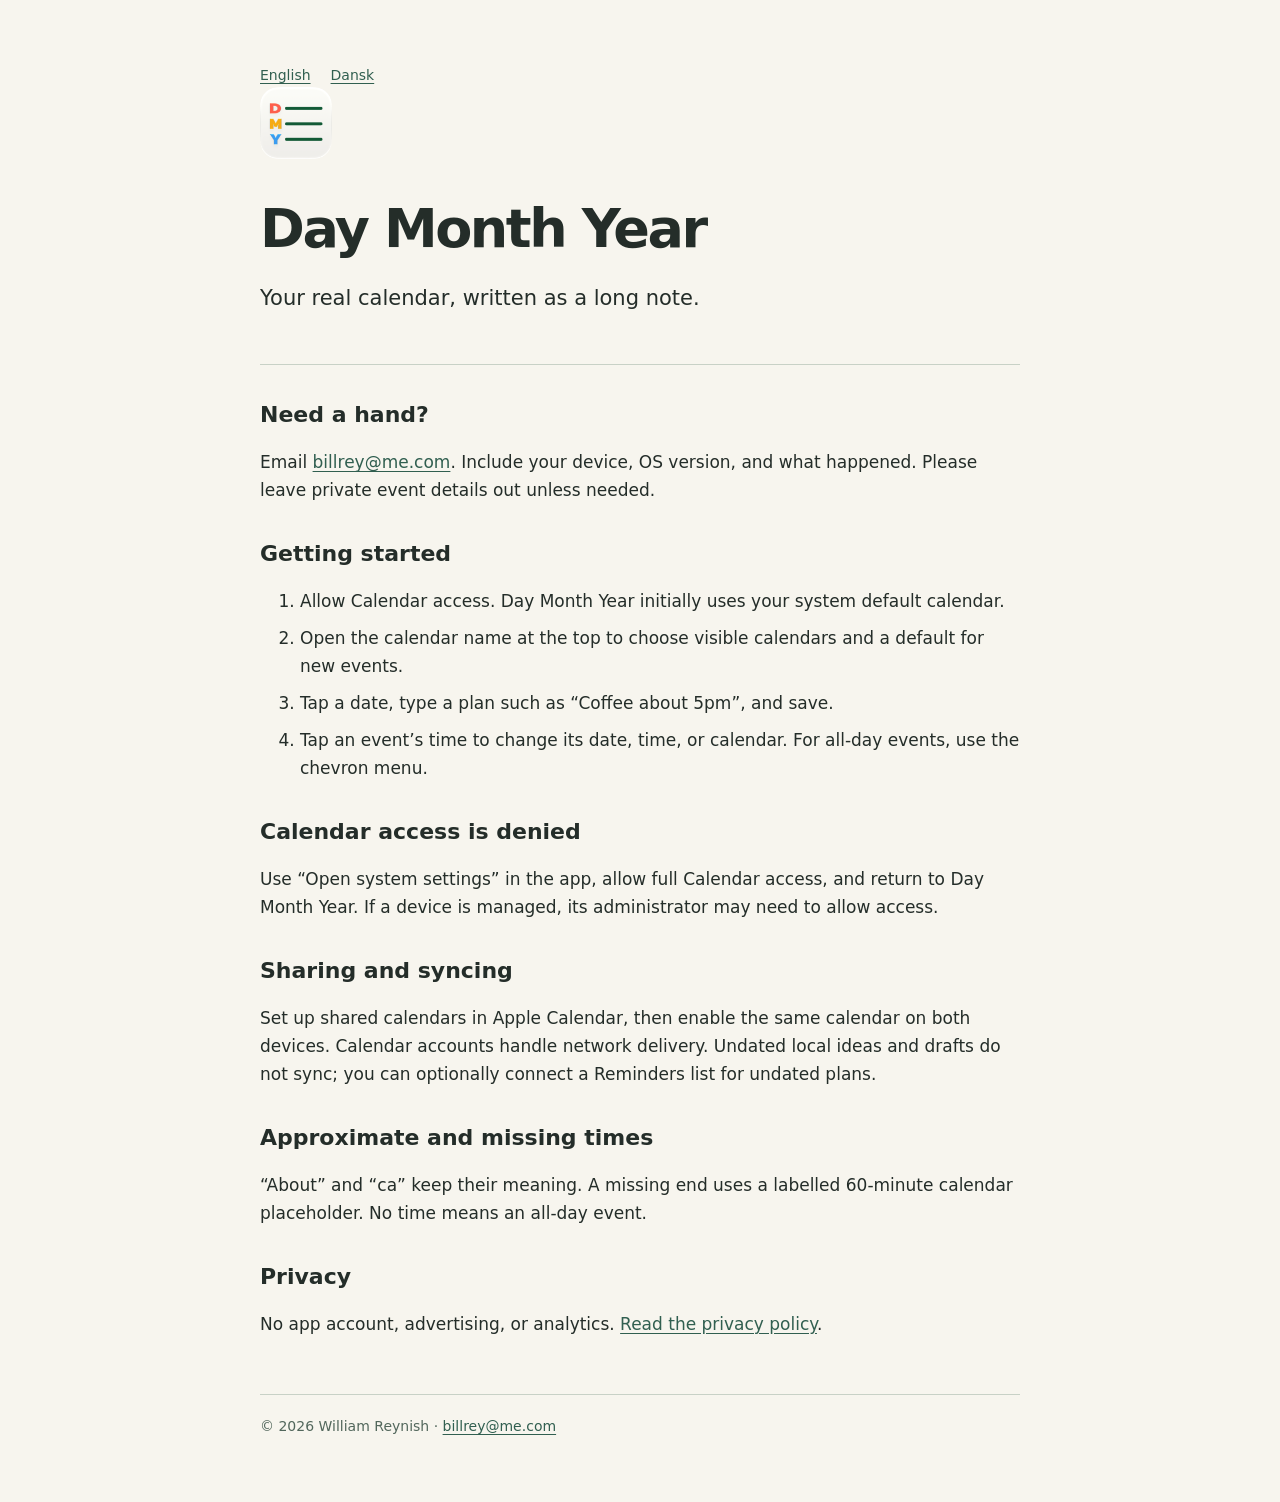
<file: index.html>
<!doctype html><html lang="en"><head><meta charset="utf-8"><meta name="viewport" content="width=device-width,initial-scale=1"><meta name="description" content="Day Month Year support and privacy information"><title>Day Month Year Support</title><link rel="stylesheet" href="style.css"><link rel="icon" href="icon.png"></head><body><main><nav><a href="index.html">English</a><a href="da/index.html">Dansk</a></nav><header><img src="icon.png" alt=""><h1>Day Month Year</h1><p class="lead">Your real calendar, written as a long note.</p></header><h2>Need a hand?</h2><p>Email <a href="mailto:billrey@me.com">billrey@me.com</a>. Include your device, OS version, and what happened. Please leave private event details out unless needed.</p><h2>Getting started</h2><ol><li>Allow Calendar access. Day Month Year initially uses your system default calendar.</li><li>Open the calendar name at the top to choose visible calendars and a default for new events.</li><li>Tap a date, type a plan such as “Coffee about 5pm”, and save.</li><li>Tap an event’s time to change its date, time, or calendar. For all-day events, use the chevron menu.</li></ol><h2>Calendar access is denied</h2><p>Use “Open system settings” in the app, allow full Calendar access, and return to Day Month Year. If a device is managed, its administrator may need to allow access.</p><h2>Sharing and syncing</h2><p>Set up shared calendars in Apple Calendar, then enable the same calendar on both devices. Calendar accounts handle network delivery. Undated local ideas and drafts do not sync; you can optionally connect a Reminders list for undated plans.</p><h2>Approximate and missing times</h2><p>“About” and “ca” keep their meaning. A missing end uses a labelled 60-minute calendar placeholder. No time means an all-day event.</p><h2>Privacy</h2><p>No app account, advertising, or analytics. <a href="privacy.html">Read the privacy policy</a>.</p><footer>© 2026 William Reynish · <a href="mailto:billrey@me.com">billrey@me.com</a></footer></main></body></html>
</file>
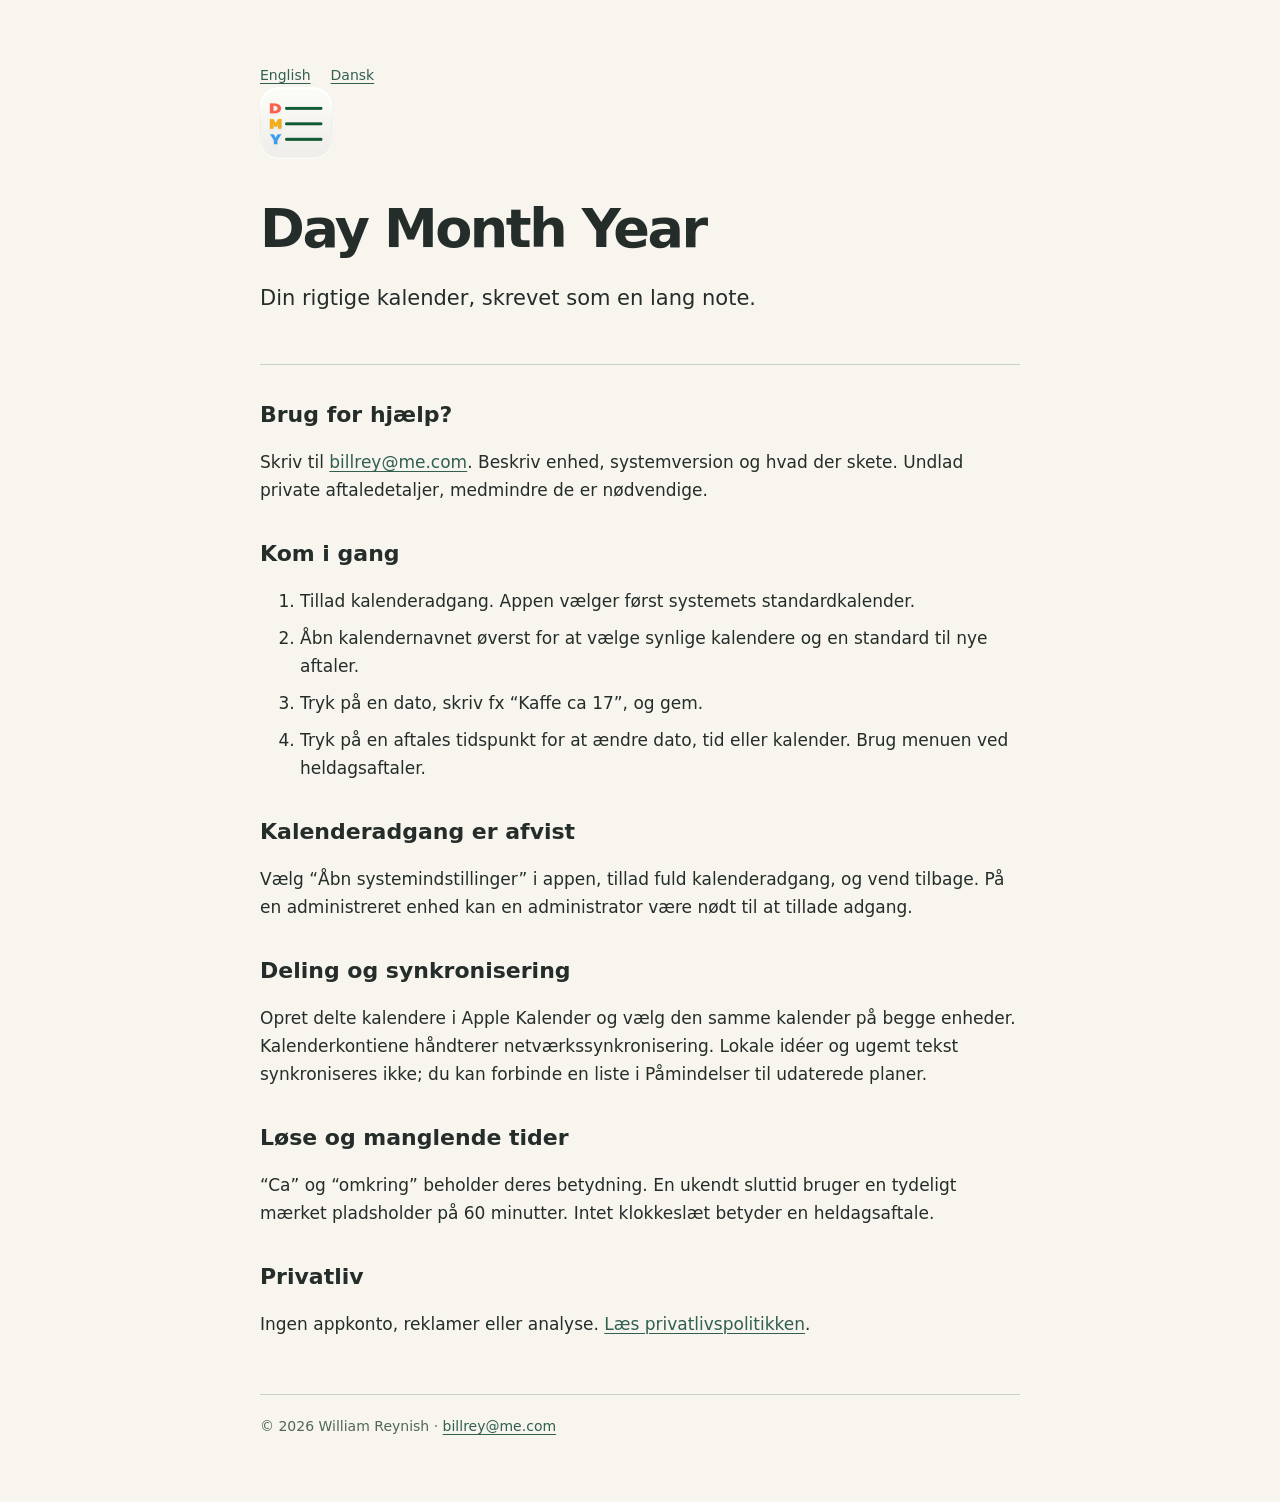
<file: da/index.html>
<!doctype html><html lang="da"><head><meta charset="utf-8"><meta name="viewport" content="width=device-width,initial-scale=1"><meta name="description" content="Day Month Year support and privacy information"><title>Day Month Year Support</title><link rel="stylesheet" href="../style.css"><link rel="icon" href="../icon.png"></head><body><main><nav><a href="../index.html">English</a><a href="../da/index.html">Dansk</a></nav><header><img src="../icon.png" alt=""><h1>Day Month Year</h1><p class="lead">Din rigtige kalender, skrevet som en lang note.</p></header><h2>Brug for hjælp?</h2><p>Skriv til <a href="mailto:billrey@me.com">billrey@me.com</a>. Beskriv enhed, systemversion og hvad der skete. Undlad private aftaledetaljer, medmindre de er nødvendige.</p><h2>Kom i gang</h2><ol><li>Tillad kalenderadgang. Appen vælger først systemets standardkalender.</li><li>Åbn kalendernavnet øverst for at vælge synlige kalendere og en standard til nye aftaler.</li><li>Tryk på en dato, skriv fx “Kaffe ca 17”, og gem.</li><li>Tryk på en aftales tidspunkt for at ændre dato, tid eller kalender. Brug menuen ved heldagsaftaler.</li></ol><h2>Kalenderadgang er afvist</h2><p>Vælg “Åbn systemindstillinger” i appen, tillad fuld kalenderadgang, og vend tilbage. På en administreret enhed kan en administrator være nødt til at tillade adgang.</p><h2>Deling og synkronisering</h2><p>Opret delte kalendere i Apple Kalender og vælg den samme kalender på begge enheder. Kalenderkontiene håndterer netværkssynkronisering. Lokale idéer og ugemt tekst synkroniseres ikke; du kan forbinde en liste i Påmindelser til udaterede planer.</p><h2>Løse og manglende tider</h2><p>“Ca” og “omkring” beholder deres betydning. En ukendt sluttid bruger en tydeligt mærket pladsholder på 60 minutter. Intet klokkeslæt betyder en heldagsaftale.</p><h2>Privatliv</h2><p>Ingen appkonto, reklamer eller analyse. <a href="privacy.html">Læs privatlivspolitikken</a>.</p><footer>© 2026 William Reynish · <a href="mailto:billrey@me.com">billrey@me.com</a></footer></main></body></html>
</file>
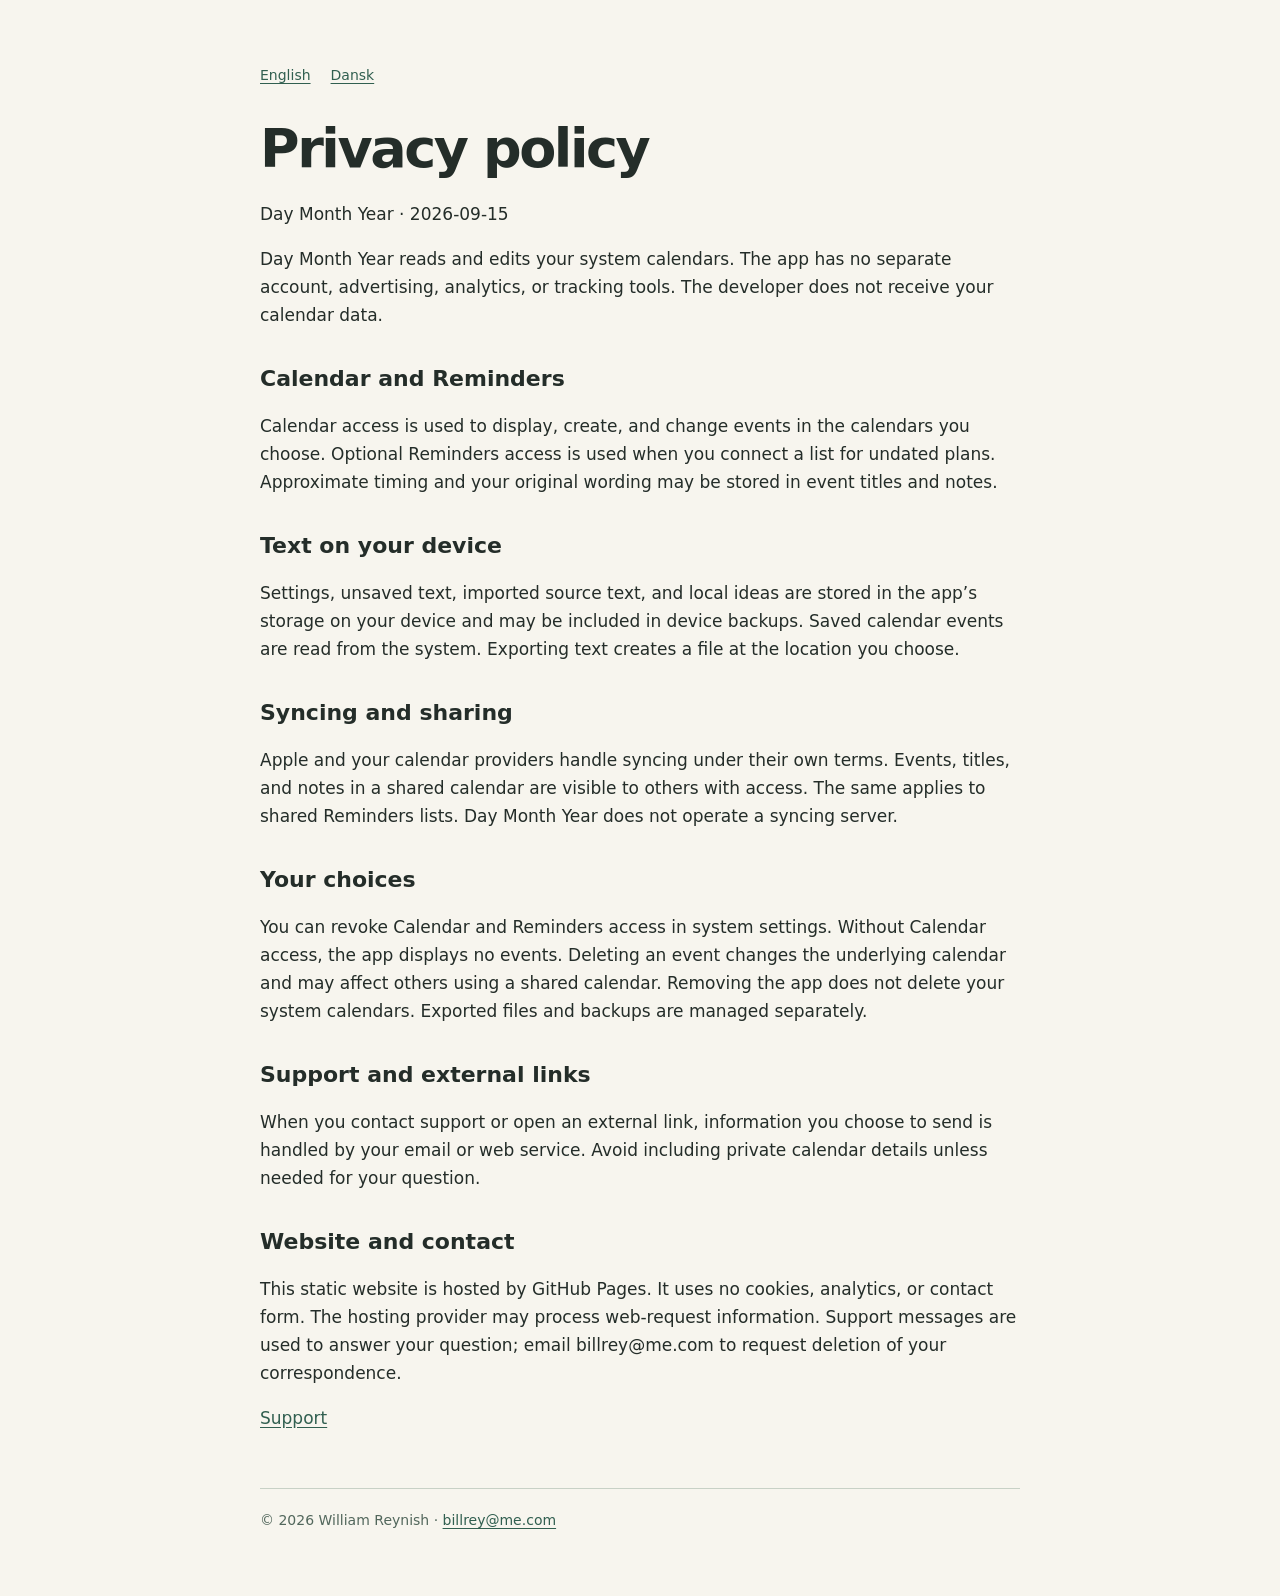
<file: privacy.html>
<!doctype html><html lang="en"><head><meta charset="utf-8"><meta name="viewport" content="width=device-width,initial-scale=1"><meta name="description" content="Day Month Year support and privacy information"><title>Privacy policy</title><link rel="stylesheet" href="style.css"><link rel="icon" href="icon.png"></head><body><main><nav><a href="index.html">English</a><a href="da/index.html">Dansk</a></nav><h1>Privacy policy</h1><p>Day Month Year · 2026-09-15</p><p>Day Month Year reads and edits your system calendars. The app has no separate account, advertising, analytics, or tracking tools. The developer does not receive your calendar data.</p><h2>Calendar and Reminders</h2><p>Calendar access is used to display, create, and change events in the calendars you choose. Optional Reminders access is used when you connect a list for undated plans. Approximate timing and your original wording may be stored in event titles and notes.</p><h2>Text on your device</h2><p>Settings, unsaved text, imported source text, and local ideas are stored in the app’s storage on your device and may be included in device backups. Saved calendar events are read from the system. Exporting text creates a file at the location you choose.</p><h2>Syncing and sharing</h2><p>Apple and your calendar providers handle syncing under their own terms. Events, titles, and notes in a shared calendar are visible to others with access. The same applies to shared Reminders lists. Day Month Year does not operate a syncing server.</p><h2>Your choices</h2><p>You can revoke Calendar and Reminders access in system settings. Without Calendar access, the app displays no events. Deleting an event changes the underlying calendar and may affect others using a shared calendar. Removing the app does not delete your system calendars. Exported files and backups are managed separately.</p><h2>Support and external links</h2><p>When you contact support or open an external link, information you choose to send is handled by your email or web service. Avoid including private calendar details unless needed for your question.</p><h2>Website and contact</h2><p>This static website is hosted by GitHub Pages. It uses no cookies, analytics, or contact form. The hosting provider may process web-request information. Support messages are used to answer your question; email billrey@me.com to request deletion of your correspondence.</p><p><a href="index.html">Support</a></p><footer>© 2026 William Reynish · <a href="mailto:billrey@me.com">billrey@me.com</a></footer></main></body></html>
</file>
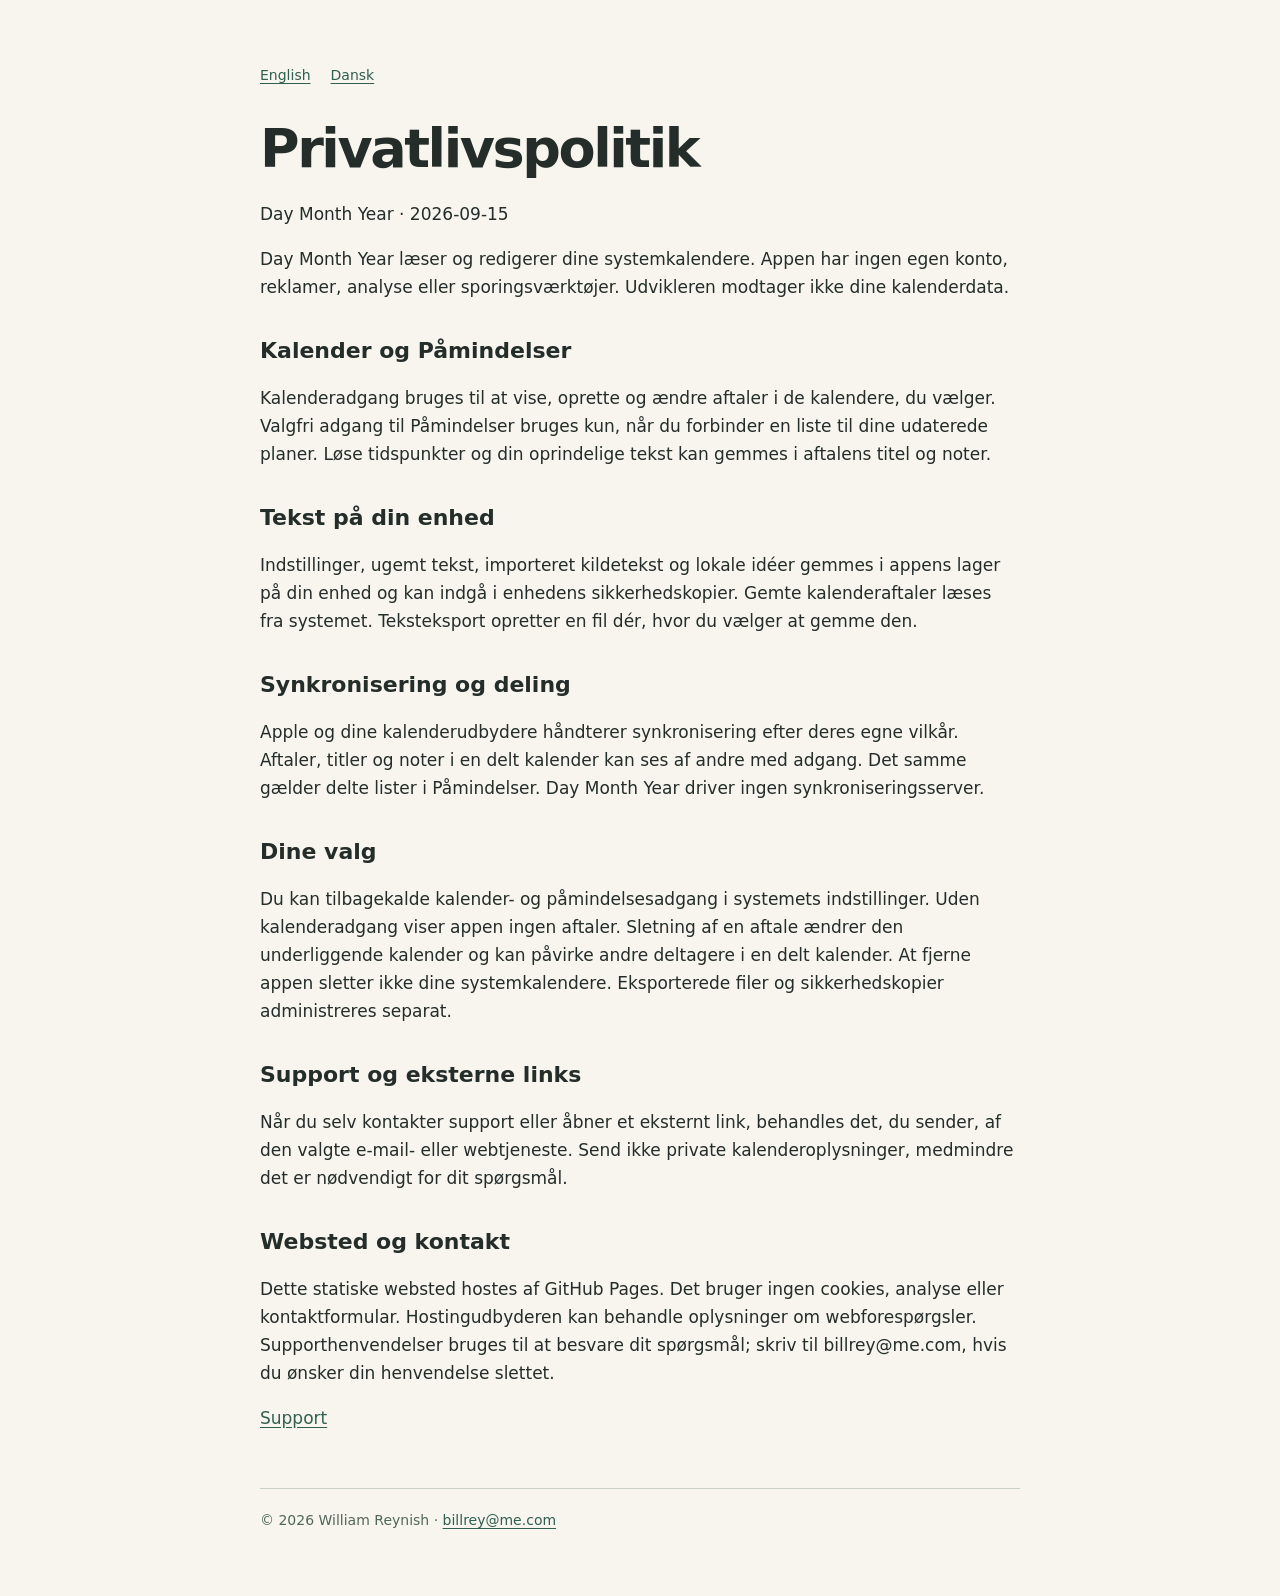
<file: da/privacy.html>
<!doctype html><html lang="da"><head><meta charset="utf-8"><meta name="viewport" content="width=device-width,initial-scale=1"><meta name="description" content="Day Month Year support and privacy information"><title>Privatlivspolitik</title><link rel="stylesheet" href="../style.css"><link rel="icon" href="../icon.png"></head><body><main><nav><a href="../index.html">English</a><a href="../da/index.html">Dansk</a></nav><h1>Privatlivspolitik</h1><p>Day Month Year · 2026-09-15</p><p>Day Month Year læser og redigerer dine systemkalendere. Appen har ingen egen konto, reklamer, analyse eller sporingsværktøjer. Udvikleren modtager ikke dine kalenderdata.</p><h2>Kalender og Påmindelser</h2><p>Kalenderadgang bruges til at vise, oprette og ændre aftaler i de kalendere, du vælger. Valgfri adgang til Påmindelser bruges kun, når du forbinder en liste til dine udaterede planer. Løse tidspunkter og din oprindelige tekst kan gemmes i aftalens titel og noter.</p><h2>Tekst på din enhed</h2><p>Indstillinger, ugemt tekst, importeret kildetekst og lokale idéer gemmes i appens lager på din enhed og kan indgå i enhedens sikkerhedskopier. Gemte kalenderaftaler læses fra systemet. Teksteksport opretter en fil dér, hvor du vælger at gemme den.</p><h2>Synkronisering og deling</h2><p>Apple og dine kalenderudbydere håndterer synkronisering efter deres egne vilkår. Aftaler, titler og noter i en delt kalender kan ses af andre med adgang. Det samme gælder delte lister i Påmindelser. Day Month Year driver ingen synkroniseringsserver.</p><h2>Dine valg</h2><p>Du kan tilbagekalde kalender- og påmindelsesadgang i systemets indstillinger. Uden kalenderadgang viser appen ingen aftaler. Sletning af en aftale ændrer den underliggende kalender og kan påvirke andre deltagere i en delt kalender. At fjerne appen sletter ikke dine systemkalendere. Eksporterede filer og sikkerhedskopier administreres separat.</p><h2>Support og eksterne links</h2><p>Når du selv kontakter support eller åbner et eksternt link, behandles det, du sender, af den valgte e-mail- eller webtjeneste. Send ikke private kalenderoplysninger, medmindre det er nødvendigt for dit spørgsmål.</p><h2>Websted og kontakt</h2><p>Dette statiske websted hostes af GitHub Pages. Det bruger ingen cookies, analyse eller kontaktformular. Hostingudbyderen kan behandle oplysninger om webforespørgsler. Supporthenvendelser bruges til at besvare dit spørgsmål; skriv til billrey@me.com, hvis du ønsker din henvendelse slettet.</p><p><a href="index.html">Support</a></p><footer>© 2026 William Reynish · <a href="mailto:billrey@me.com">billrey@me.com</a></footer></main></body></html>
</file>
<file: style.css>
html{color-scheme:light dark;font:17px/1.65 system-ui,-apple-system,sans-serif;background:#f7f5ee;color:#242d29}body{margin:0}main{max-width:760px;margin:64px auto;padding:0 24px}nav,footer{font-size:14px;color:#52675c}nav a{margin-right:20px}h1{font-size:clamp(32px,7vw,54px);letter-spacing:-.045em;line-height:1.12;margin:32px 0 20px}h2{font-size:22px;line-height:1.3;margin-top:36px}a{color:#315f50;text-underline-offset:3px}header{border-bottom:1px solid #c8d1c6;padding-bottom:28px}header img{width:72px;height:72px;border-radius:16px}.lead{font-size:21px}footer{margin-top:56px;border-top:1px solid #c8d1c6;padding-top:20px}li{margin:9px 0}@media(prefers-color-scheme:dark){html{background:#1d2420;color:#eef1e9}a{color:#a5ccb8}nav,footer{color:#acbdb1}}
</file>
